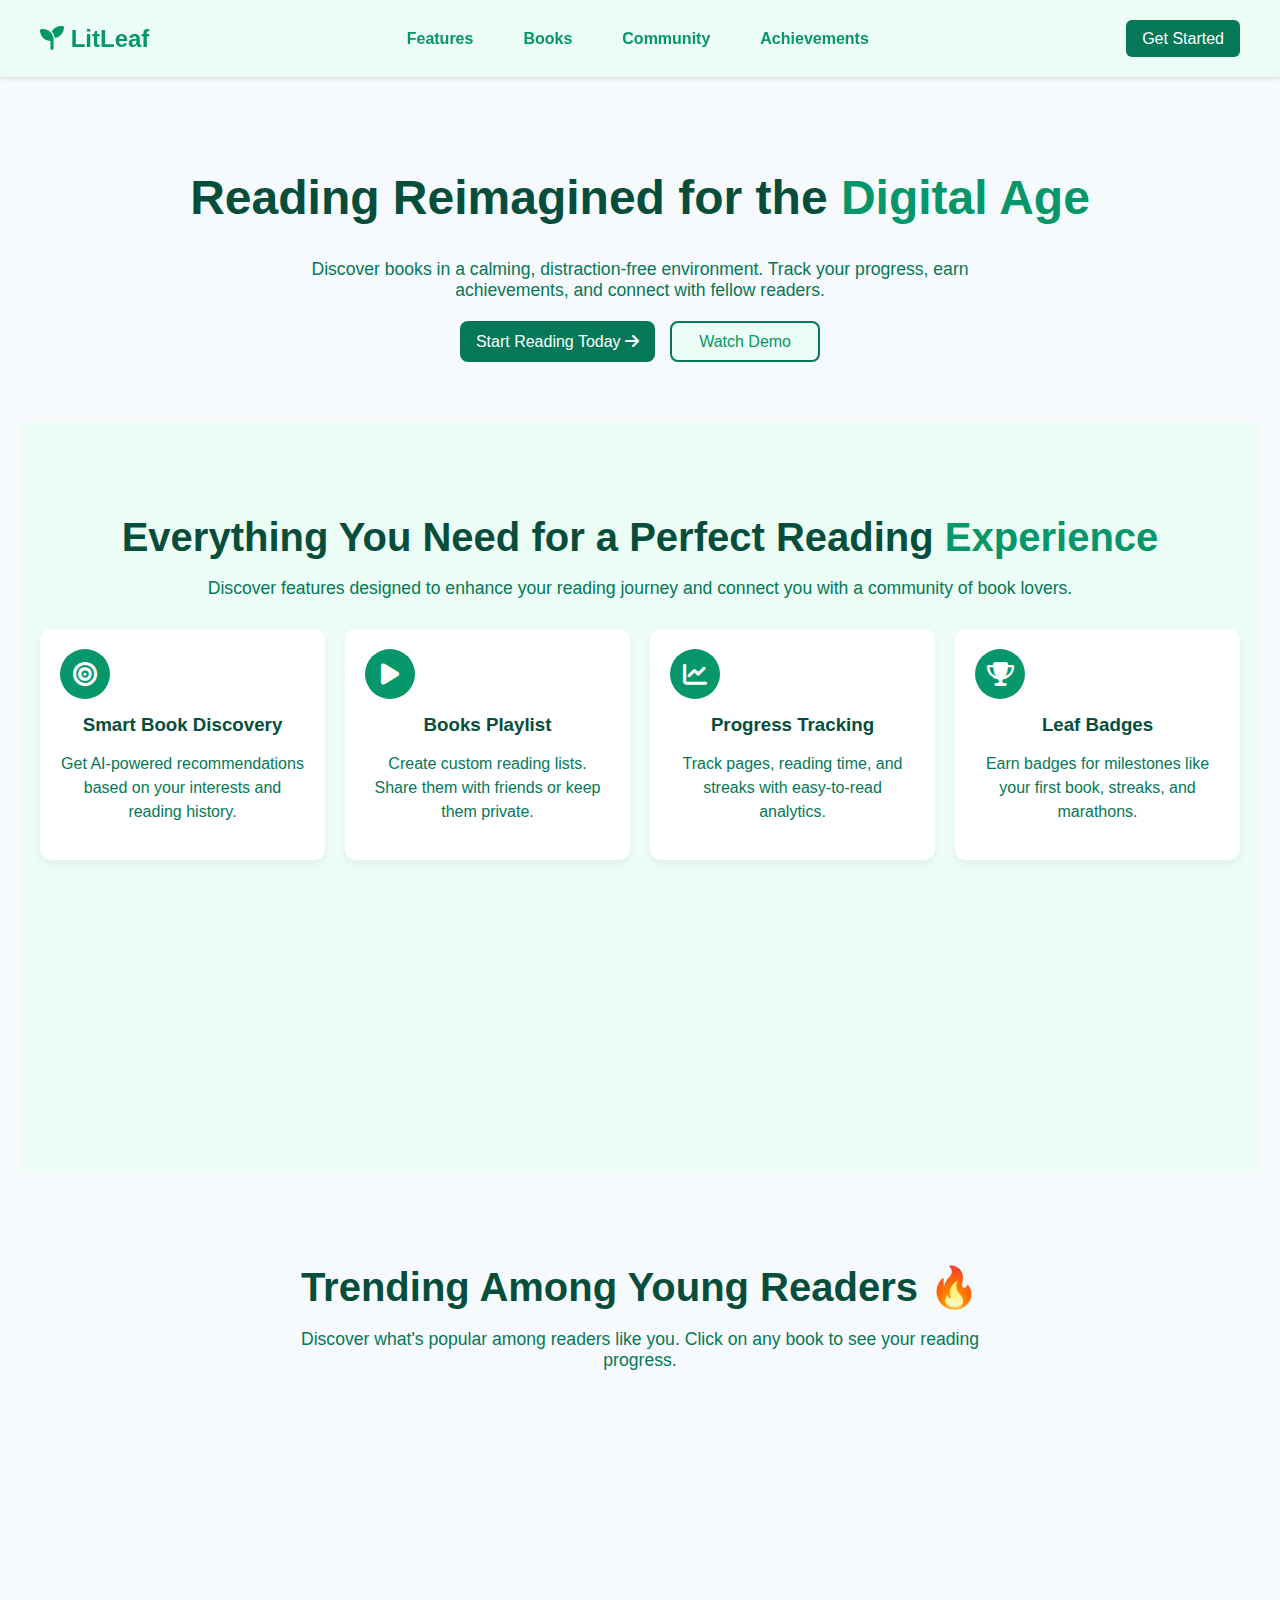
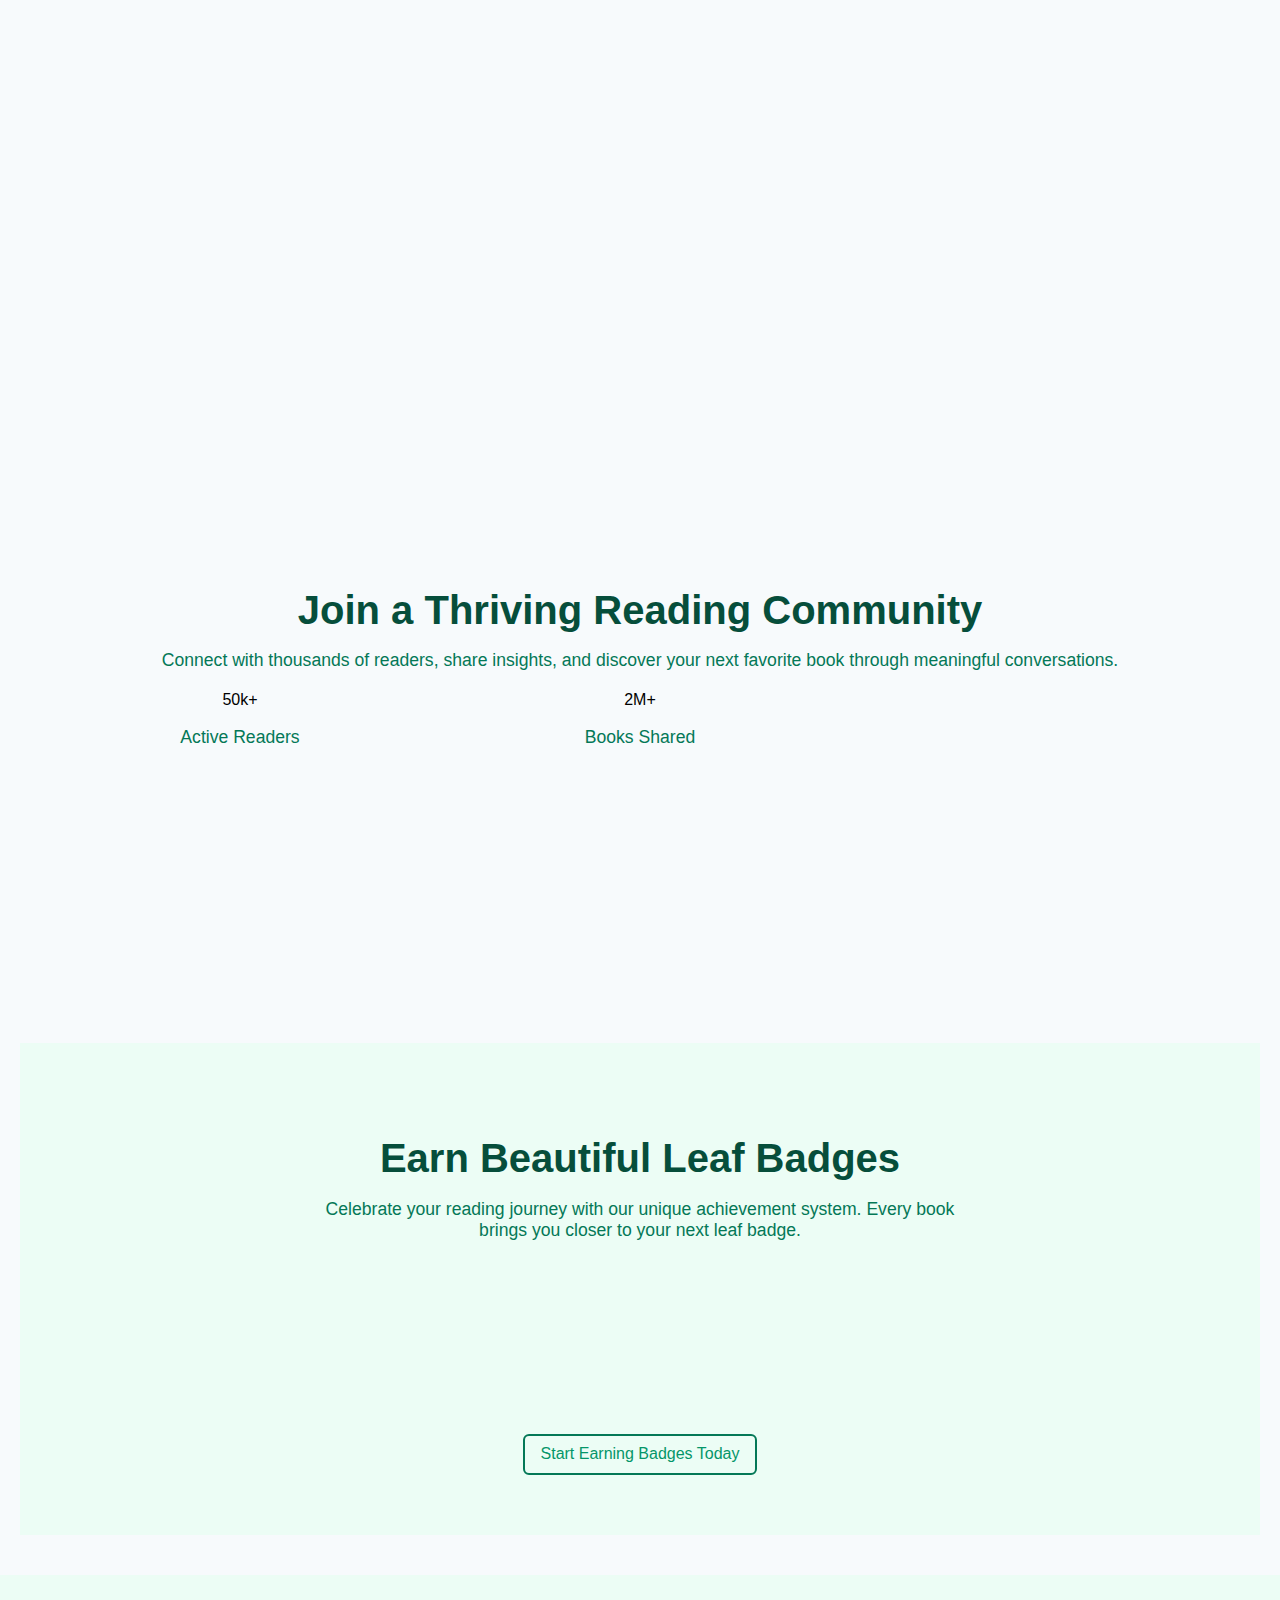
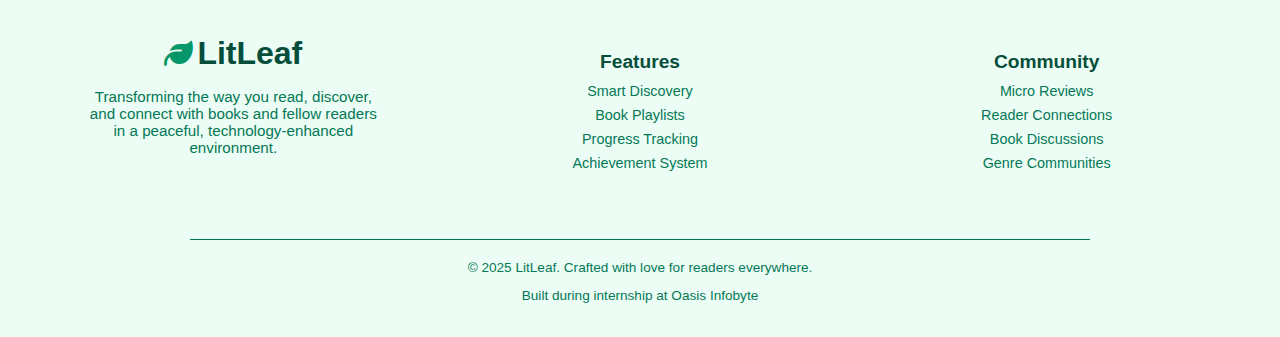
<file: LandingPage/index.html>
<!DOCTYPE html>
<html lang="en">

<head>
    <meta charset="UTF-8">
    <meta name="viewport" content="width=device-width, initial-scale=1.0">
    <title>LitLeaf - Modern Reading App</title>
    <meta name="description"
        content="Join thousands of readers with LitLeaf - the modern reading app with AI-powered recommendations, progress tracking, and vibrant community features.">
    <link rel="icon" href="./images/leaf logo.jpg">
    <link rel="stylesheet" href="style.css">
    <link rel="stylesheet" href="https://cdnjs.cloudflare.com/ajax/libs/font-awesome/6.5.0/css/all.min.css">

</head>

<body>
    <header>
        <nav class="nav-bar" role="navigation" aria-label="Main navigation">
            <div class="logo">
                <a href="#" aria-label="LitLeaf Homepage">
                    <i class="fa-solid fa-seedling"></i>
                    <span>LitLeaf</span>
                </a>
            </div>
            <ul class="nav-links" id="nav-links">
                <li><a href="#features" aria-current="page">Features</a></li>
                <li><a href="#books" aria-current="page">Books</a></li>
                <li><a href="#community" aria-current="page">Community</a></li>
                <li><a href="#achievement" aria-current="page">Achievements</a></li>
            </ul>
            <div class="nav-actions">

                <button class="btn">Get Started</button>
                <button class="navtoggle" aria-label="Toggle navigation menu">
                    <i class="fa-solid fa-bars"></i>
                </button>
            </div>

        </nav>
    </header>


    <main>

        <section class="hero fade-up" aria-labelledby="hero-heading">
            <h1>Reading Reimagined for the
                <span>Digital Age</span>
            </h1>
            <p>Discover books in a calming, distraction-free environment. Track your
                progress, earn achievements, and connect with fellow readers.</p>
            <div class="hero-btns">
                <button class="btn">Start Reading Today <i class="fa-solid fa-arrow-right"
                        aria-hidden="true"></i></button>
                <button class=" btn btn-primary">Watch Demo</button>
            </div>
        </section>

        <section class="features" id="features" aria-label="App Features">
            <h2>Everything You Need for a Perfect Reading <span>Experience</span></h2>
            <p>Discover features designed to enhance your reading journey and connect you with a community of book
                lovers.</p>
            <div class="cards">
                <article class="card fade-up" aria-labelledby="feature-discovery">
                    <div class="circle"><i class="fa-solid fa-bullseye"></i></div>
                    <h3>Smart Book Discovery</h3>
                    <p>Get AI-powered recommendations based on your interests and reading history.</p>
                </article>
                <article class="card fade-up" aria-labelledby="feature-playlist">
                    <div class="circle"><i class="fa-solid fa-play"></i></div>
                    <h3>Books Playlist</h3>
                    <p>Create custom reading lists. Share them with friends or keep them private.</p>
                </article>
                <article class="card fade-up" aria-labelledby="feature-tracking">
                    <div class="circle"><i class="fa-solid fa-chart-line"></i></div>
                    <h3>Progress Tracking</h3>
                    <p>Track pages, reading time, and streaks with easy-to-read analytics.</p>
                </article>
                <article class="card fade-up" aria-labelledby="feature-badges">
                    <div class="circle"><i class="fa-solid fa-trophy"></i></div>
                    <h3>Leaf Badges</h3>
                    <p>Earn badges for milestones like your first book, streaks, and marathons.</p>
                </article>
                <article class="card fade-up" aria-labelledby="feature-reviews">
                    <div class="circle"><i class="fa-solid fa-star"></i></div>
                    <h3>Micro Reviews</h3>
                    <p>Share quick thoughts and mini reviews.Discover what others think instantly.</p>
                </article>
                <article class="card fade-up fade-up" aria-labelledby="feature-community">
                    <div class="circle"><i class="fa-solid fa-users"></i></div>
                    <h3>Reader Community</h3>
                    <p>Join discussions, connect with readers, and discover new perspectives worldwide.</p>
                </article>
            </div>
        </section>

        <section class="books" id="books" aria-label="Books">
            <h2>Trending Among Young Readers <span>🔥</span></h2>
            <p>Discover what's popular among readers like you. Click on any book to see your reading <br> progress.</p>
            <div class="book-cards">
                <article class="book-card fade-up">
                    <div class="book-image"><img src="./images/atomic habits.jpg"
                            alt=" Book Cover Of Atomic Habits by James Clear"></div>
                    <div class="book-details">
                        <h3 class="book-title"> Atomic Habits</h3>
                        <p class="author">by James Clear</p>
                    </div>

                    <div class="book-meta">
                        <span class="book-genre">Fiction</span>
                        <span class="book-rating"><i class="fa-solid fa-star"></i> 5.0</span>
                    </div>
                    <div class="progress-bar">
                        <div class="progress" style="width: 25%;"></div>
                    </div>
                    <p class="book-progress">25% Complete</p>
                </article>

                <article class="book-card fade-up">
                    <div class="book-image"><img src="./images/subconscious mind.webp"
                            alt=" Book Cover of The Power of Your Subconscious Mindbook By Joseph Murphy"></div>
                    <div class="book-details">
                        <h3 class="book-title">The power of subconscious mind book</h3>
                        <p class="author">by Joshep Murphy</p>
                    </div>
                    <div class="book-meta">
                        <span class="book-genre">Fiction</span>
                        <span class="book-rating"><i class="fa-solid fa-star"></i> 4.0</span>
                    </div>
                    <div class="progress-bar">
                        <div class="progress" style="width: 45%;"></div>
                    </div>
                    <p class="book-progress">45% Complete</p>
                </article>

                <article class="book-card fade-up">
                    <div class="book-image"><img src="./images/heart lamp.jpg"
                            alt="Book Cover Of Heart Lamp By Banu Mushtaq"></div>
                    <div class="book-details">
                        <h3 class="book-title">Heart Lamp: Selected Stories</h3>
                        <p class="author">by Banu Mushtaq</p>
                    </div>

                    <div class="book-meta">
                        <span class="book-genre">Fiction</span>
                        <span class="book-rating"><i class="fa-solid fa-star"></i> 4.5</span>
                    </div>
                    <div class="progress-bar">
                        <div class="progress" style="width: 85%;"></div>
                    </div>
                    <p class="book-progress">85% Complete</p>
                </article>

                <article class="book-card fade-up">
                    <div class="book-image"><img src="./images/3 mistakes.jpg"
                            alt="Book Cover Of The 3 mistakes of my life By Chetan Bhagat"></div>
                    <div class="book-details">
                        <h3 class="book-title">The 3 mistakes of my life </h3>
                        <p class="author">by Chetan Bhagat</p>
                    </div>

                    <div class="book-meta">
                        <span class="book-genre">Fiction</span>
                        <span class="book-rating"><i class="fa-solid fa-star"></i> 4.2</span>
                    </div>
                    <div class="progress-bar">
                        <div class="progress" style="width: 0%;"></div>
                    </div>
                    <p class="book-progress">0% Complete</p>
                </article>
            </div>
        </section>

        <section class="community" id="community" aria-label="Community Section">
            <h2>Join a Thriving Reading Community</h2>
            <p>Connect with thousands of readers, share insights, and discover your next favorite book through
                meaningful
                conversations.</p>
            <div class="stats-row">
                <div class="stat-box">
                    <span>50k+</span>
                    <p>Active Readers</p>
                </div>
                <div class="stat-box">
                    <span>2M+</span>
                    <p>Books Shared</p>
                </div>
                <div class="stat-box fade-up">
                    <span>100k+</span>
                    <p>Community Reviews</p>
                </div>
            </div>
            <aside class="community-box">
                <article class="community-post fade-up" aria-label="Share Mini Reviews">
                    <h3>Share Mini Reviews</h3>
                    <p>Express your thoughts with concise, impactful reviews that help others discover great books
                        without
                        spoilers.</p>
                    <ul>
                        <li><i class="fa-solid fa-check"></i> Quick 2-minute reviews</li>
                        <li><i class="fa-solid fa-check"></i> Spoiler-free recommendations</li>
                        <li><i class="fa-solid fa-check"></i> Rating and mood tags</li>
                    </ul>
                </article>
                <article class="community-post fade-up" aria-label="Connect with Readers">
                    <h3>Connect with Readers</h3>
                    <p>Find readers with similar tastes and build meaningful connections through shared literary
                        interests.
                    </p>
                    <ul>
                        <li><i class="fa-solid fa-check"></i> Follow favorite reviewers</li>
                        <li><i class="fa-solid fa-check"></i> Join genre communities</li>
                        <li><i class="fa-solid fa-check"></i> Participate in discussions</li>
                    </ul>
                </article>
            </aside>
        </section>

        <section class="achievement" id="achievement" aria-label="Achievements">
            <h2>Earn Beautiful Leaf Badges</h2>
            <p>Celebrate your reading journey with our unique achievement system. Every book <br> brings you closer to
                your
                next
                leaf badge.</p>

            <div class="achievement-cards">
                <div class="achievement-card fade-up">
                    <i class="fa-solid fa-leaf"></i>
                    <h3>First Sprout</h3>
                    <p>Complete your first book</p>
                </div>
                <div class="achievement-card fade-up">
                    <i class="fa-solid fa-trophy"></i>
                    <h3>Growing Reader</h3>
                    <p>Read 10 books this year</p>
                </div>
                <div class="achievement-card fade-up">
                    <i class="fa-solid fa-star"></i>
                    <h3>Community star</h3>
                    <p>Share 25 micro reviews</p>
                </div>
                <div class="achievement-card fade-up">
                    <i class="fa-solid fa-users"></i>
                    <h3>Social Leaf</h3>
                    <p>Connect with 50 readers</p>
                </div>
            </div>
            <button class=" btn btn-primary">Start Earning Badges Today</button>
        </section>

    </main>

    <footer class="site-footer" aria-label="Site Footer">
        <div class="footer-content">
            <div class="footer-brand">
                <div class="brand-title">
                    <i class="fa-solid fa-leaf"></i>
                    <span class="footer-title">LitLeaf</span>
                </div>
                <p>Transforming the way you read, discover, and connect with books and fellow readers in a peaceful,
                    technology-enhanced environment.</p>
            </div>
            <div class="footer-links" role="navigation">
                <h2 class="footer-heading">Features</h2>
                <ul class="footer-list">
                    <li>Smart Discovery</li>
                    <li>Book Playlists</li>
                    <li>Progress Tracking</li>
                    <li>Achievement System</li>
                </ul>
            </div>
            <div class="footer-links">
                <h2 class="footer-heading">Community</h2>
                <ul class="footer-list">
                    <li>Micro Reviews</li>
                    <li>Reader Connections</li>
                    <li>Book Discussions</li>
                    <li>Genre Communities</li>
                </ul>
            </div>
        </div>
        <div class="footer-divider"></div>
        <p class="footer-note">&copy; 2025 LitLeaf. Crafted with love for readers everywhere.</p>
        <p class="footer-note"><span> Built during internship at Oasis Infobyte</span></p>
    </footer>
</body>

<script src="script.js"></script>

</html>
</file>
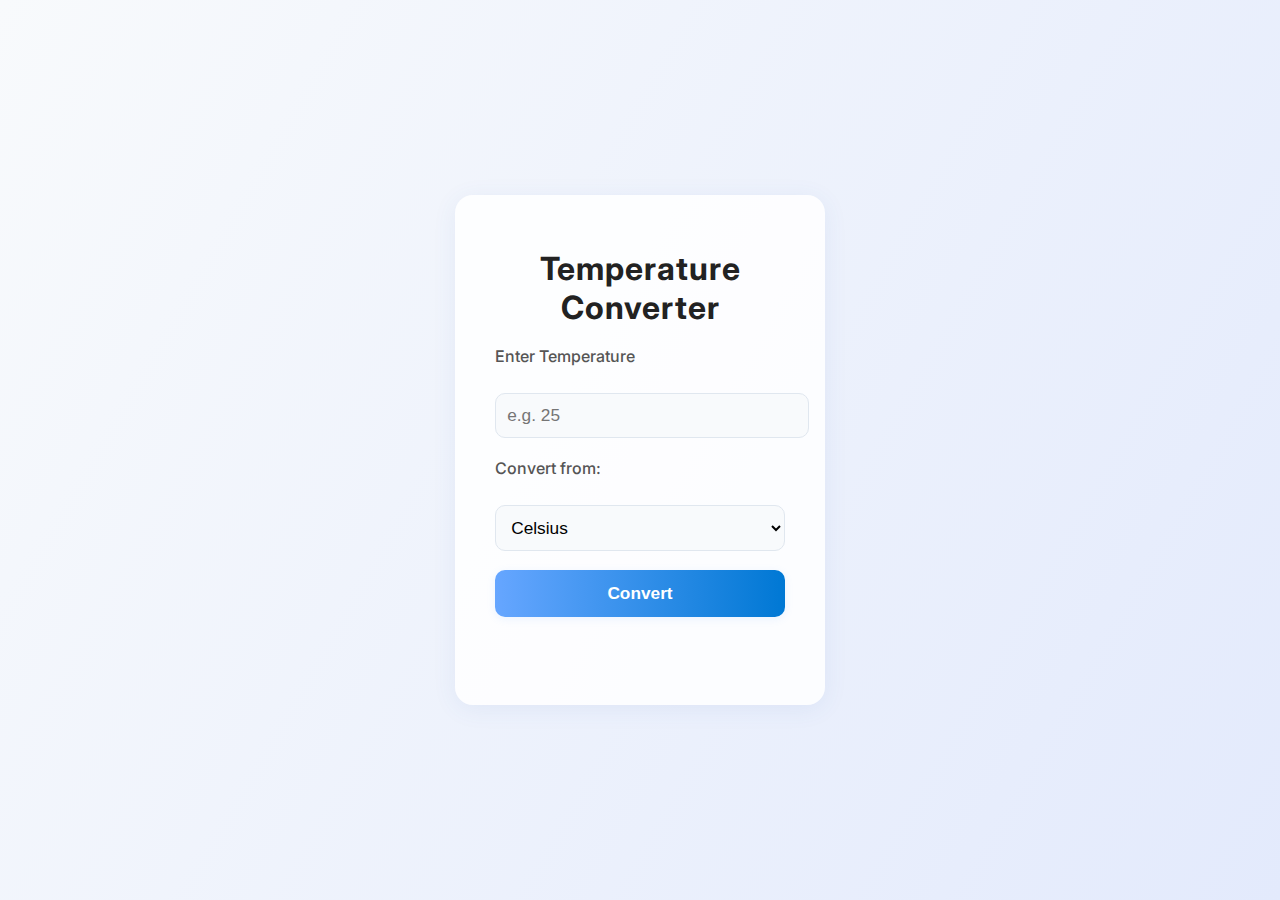
<file: TempConverter/index.html>
<!DOCTYPE html>
<html lang="en">

<head>
    <meta charset="UTF-8">
    <meta name="viewport" content="width=device-width, initial-scale=1.0">
    <title>Temperature Converter</title>
    <link rel="stylesheet" href="style.css">
</head>

<body>
    <div class="container">
        <h1>Temperature Converter</h1>
        <form id="tempForm"><label for="tempInput">Enter Temperature</label>
            <input type="number" id="tempInput" required placeholder="e.g. 25">
            <label for="unitSelect">Convert from:</label>

            <select name="" id="unitSelect">
                <option value="celsius">Celsius</option>
                <option value="fahrenheit">Fahrenheit</option>
                <option value="kelvin">Kelvin</option>
            </select>

            <button type="submit">Convert</button>
        </form>
        <div id="result"></div>
    </div>
    <script src="script.js"></script>
</body>

</html>
</file>
<file: LandingPage/style.css>
:root {
  --bg-primary: #f7fafc;
  /* Light background */
  --bg-secondary: #ecfdf5;
  /* Section backgrounds */
  --color-primary: #059669;
  /* Main brand color */
  --color-accent: #047857;
  /* Buttons, highlights */
  --text-primary: #064e3b;
  /* Headings */
  --text-secondary: #047857;
  /* Body text */
  --white: #ffffff;
}

a {
  text-decoration: none;
  color: inherit;
}

a[aria-current="page"] {
  font-weight: bold;
  color: var(--color-primary);
}

button {
  cursor: pointer;
  border: none;
  outline: none
}

li {
  list-style: none;
}

h1,
h2,
h3,
h4,
h5,
h6 {
  color: var(--text-primary);
}

p {
  color: var(--text-secondary);
}

body {
  font-family: 'Segoe UI', Tahoma, Geneva, Verdana, sans-serif;
  margin: 0;
  padding: 0;
  overflow-x: hidden;
  background-color: var(--bg-primary);
}

header {
  background-color: var(--bg-secondary);
  padding: 20px 0;
  box-shadow: 0px 2px 4px rgba(0, 0, 0, 0.1);
  position: sticky;
  top: 0;
  z-index: 1000;
  transition: background-color 0.3s ease, box-shadow 0.3s ease;
}

.scrolled header {
  background-color: var(--color-primary);
  box-shadow: 0 2px 8px rgba(0, 0, 0, 0.2);
}

nav {
  display: flex;
  justify-content: space-between;
  align-items: center;
  max-width: 1200px;
  margin: auto;
  padding: 0 20px;
}

nav .logo {
  font-size: 1.5rem;
  font-weight: bold;
  color: var(--color-primary);
}

nav ul {
  display: flex;
  gap: 20px;
  margin: 0;
  padding: 0;
  transition: max-height 0.3s ease-in-out;
  overflow: hidden;
}

nav ul li a {
  font-size: 1rem;
  font-weight: 500;
  padding: 10px 15px;
  border-radius: 5px;
  transition: background-color 0.3s, color 0.3s ease;
}

nav ul li a:hover {
  color: var(--white);
  background-image: linear-gradient(to right, var(--color-primary), var(--color-accent));
  box-shadow: 0 4px 6px rgba(0, 0, 0, 0.1);
}

.btn {
  background-color: var(--color-accent);
  padding: 0.6rem 1rem;
  color: var(--white);
  border-radius: 6px;
  font-weight: 500;
  font-size: 1rem;
  vertical-align: middle;
  transition: transform 0.2s ease, box-shadow 0.2s ease;
}

.btn:hover {
  transform: translateY(-2px);
  box-shadow: 0 6px 12px rgba(0, 0, 0, 0.15);
}

.navtoggle {
  display: none;
}

/* Hero Section  */
.hero {
  max-width: 1200px;
  margin: auto;
  text-align: center;
  padding: 60px 20px;
}

.hero h1 {
  font-size: clamp(1.8rem, 5vw, 3rem);
  line-height: 1.2;
}

.hero h1 span {
  color: var(--color-primary);
}

.hero p {
  max-width: 700px;
  margin: 20px auto;
  font-size: 1.1rem;
  color: var(--text-secondary);
}

.hero-btns {
  display: flex;
  gap: 15px;
  justify-content: center;
  margin-top: 20px;
  flex-wrap: wrap;
}

.hero-btns .btn {
  min-width: 150px;
  border-radius: 8px;
}

.btn-primary{
  background-color:var(--bg-secondary);
  color:var(--color-primary);
  border: 2px solid var(--color-accent);
}
.btn-primary:hover{
  background-color:var(--color-accent);
  color:var(--white);
  border: 2px solid var(--color-accent);
}

/* feature section  */
.features {
  max-width: 1200px;
  margin: auto;
  text-align: center;
  padding: 60px 20px;
  background-color: var(--bg-secondary);
}

.features .cards {
  display: grid;
  grid-template-columns: repeat(auto-fit, minmax(280px, 1fr));
  gap: 20px;
  margin-top: 30px;
}

.features h2 {
  font-size: clamp(1.8rem, 5vw, 2.5rem);
  margin-bottom: 10px;
}

.features h2 span {
  color: var(--color-primary);
}

.features p {
  color: var(--text-secondary);
  font-size: 1.1rem;
}

.card {
  background-color: var(--white);
  border-radius: 10px;
  padding: 20px;
  box-shadow: 0 4px 8px rgba(0, 0, 0, 0.05);
  transition: transform 0.3s ease;
}

.card h3 {
  margin-top: 0;
  margin-bottom: 10px;
}

.card p {
  color: var(--text-secondary);
  font-size: 1rem;
  line-height: 1.5;
}

.card:hover {
  transform: translateY(-5px);
}

.circle {
  width: 50px;
  height: 50px;
  border-radius: 50%;
  background: var(--color-primary);
  display: flex;
  align-items: center;
  justify-content: center;
  color: var(--white);
  font-size: 1.5rem;
  margin-bottom: 15px;
  transition: transform 0.3s ease;

}

.card:hover .circle {
  transform: rotate(10deg);
}

/* Books Section */
.books {
  max-width: 1200px;
  margin: auto;
  text-align: center;
  padding: 60px 20px;
}

.books h2 {
  font-size: clamp(1.8rem, 5vw, 2.5rem);
  margin-bottom: 10px;
}

.books p {
  color: var(--text-secondary);
  font-size: 1.1rem;
}

.books h2 span {
  color: var(--color-primary);
}

.book-cards {
  display: grid;
  grid-template-columns: repeat(auto-fit, minmax(220px, 1fr));
  gap: 20px;
  margin-top: 30px;
  align-items: stretch;
}

.book-card {
  transition: transform 0.3s, box-shadow 0.3s;
  background-color: var(--white);
  border-radius: 10px;
  overflow: hidden;
}

.book-card:hover {
  transform: translateY(-5px);
  box-shadow: 0 4px 12px rgba(0, 0, 0, 0.1);
}

.book-image img {
  width: 100%;
  height: 350px;
  max-height: 60vh;
  border-radius: 10px;
  object-fit: cover;
}

.book-details {
  text-align: left;
  margin: 20px;
  padding: 12px 10px;
}

.book-title {
  font-size: 1.2rem;
  font-weight: bold;
  color: var(--text-primary);
  margin-bottom: 4px;
}

.author {
  font-size: 0.9rem;
  color: var(--text-secondary);
  margin-bottom: 0px;
}

.book-meta {
  display: flex;
  justify-content: space-between;
  align-items: center;
  margin: 12px 20px 8px;
  font-size: 0.9rem;
}

.book-genre {
  color: var(--text-secondary);
}

.book-rating {
  color: var(--text-secondary);
}

.book-rating i {
  color: #f5c518;
  margin-right: 2px;
}

.progress-bar {
  height: 5px;
  background-color: var(--bg-secondary);
  border-radius: 5px;
  margin: 20px;
  position: relative;
  overflow: hidden;
  margin-bottom: 10px;
}

.progress {
  background: var(--color-primary);
  height: 100%;
}

.book-progress {
  font-size: 0.5rem;
  color: var(--text-secondary);
  text-align: left;
  margin: 0 20px 20px;
  font-weight: 500;
  letter-spacing: 0.5px;

}

/* Community Section  */
.community {
  max-width: 1200px;
  margin: auto;
  padding: 60px 20px;
  text-align: center;
}

.community h2 {
  font-size: clamp(1.8rem, 5vw, 2.5rem);
  margin-bottom: 10px;
}

.community p {
  color: var(--text-secondary);
  font-size: 1.1rem;
  margin-bottom: 20px;
}

.stats-row {
  display: grid;
  grid-template-columns: repeat(auto-fit, minmax(150px, 1fr));
}

.community-box {
  display: grid;
  grid-template-columns: repeat(auto-fit, minmax(220px, 1fr));
  gap: 20px;
}

.community-post {
  border-radius: 10px;
  padding: 20px;
  background-color: var(--bg-secondary);
  text-align: left;
}

.community-post h3 {
  margin-top: 0;
  margin-bottom: 10px;
  font-size: 1.1rem;
}

.community-post p {
  color: var(--text-secondary);
  font-size: 1rem;
  line-height: 1.5;
}

.community-post:hover {
  transform: translateY(-5px);
  box-shadow: 0 4px 12px rgba(0, 0, 0, 0.1);
  background-color: var(--white);
  transition: transform 0.3s ease, box-shadow 0.3s ease, background-color 0.3s ease;
}

.community-post ul li {
  color: var(--text-secondary);
  font-size: 1rem;
}

.community-post ul li i {
  color: var(--text-secondary);
  font-size: 1rem;
}

.fade-up {
  opacity: 0;
  transform: translateY(20px);
  transition: opacity 0.6s ease-out, transform 0.6s ease-out;
}

.fade-up.visible {
  opacity: 1;
  transform: translateY(0);
}

/* Achievement section */
.achievement {
  max-width: 1200px;
  margin: auto;
  padding: 60px 20px;
  text-align: center;
  background-color: var(--bg-secondary);
}

.achievement h2 {
  font-size: clamp(1.8rem, 5vw, 2.5rem);
  margin-bottom: 10px;
}

.achievement p {
  color: var(--text-secondary);
  font-size: 1.1rem;
  margin-bottom: 20px;
}

.achievement-cards {
  display: grid;
  grid-template-columns: repeat(auto-fit, minmax(150px, 1fr));
  gap: 20px;
  margin-top: 30px;
}

.achievement-card {
  background-color: var(--white);
  border-radius: 12px;
  padding: 20px;
  box-shadow: 0 4px 8px rgba(0, 0, 0, 0.05);
  transition: transform 0.3s ease, box-shadow 0.3s ease;
  margin-bottom: 20px;
}

.achievement-card h3 {
  margin: 0;
  font-size: 1.5rem;
  color: var(--color-primary);
}

.achievement-card p {
  margin: 5px 0 0;
  color: var(--text-secondary);
  font-size: 1rem;
}

.achievement-card i {
  font-size: 2rem;
  color: var(--color-primary);
  margin-bottom: 20px;
}

.achievement-card:hover {
  transform: translateY(-5px);
  box-shadow: 0 4px 12px rgba(0, 0, 0, 0.1);
}

.site-footer {
  background-color: var(--bg-secondary);
  padding: 20px 0;
  text-align: center;
  color: var(--text-secondary);
  font-size: 0.9rem;
  margin-top: 40px;
}

.footer-content {
  display: grid;
  grid-template-columns: repeat(auto-fit, minmax(250px, 1fr));
  gap: 20px;
  max-width: 1200px;
  margin: auto;
  padding: 40px 20px;
  text-align: left;
  align-items: start;
}

.footer-brand {
  display: flex;
  flex-direction: column;
  align-items: center;
  text-align: center;
}

.footer-brand i {
  font-size: 1.8rem;
  color: var(--color-primary);
  margin-bottom: 5px;
}

.footer-brand span {
  font-size: 2rem;
  font-weight: bold;
  color: var(--text-primary);
  margin-bottom: 10px;
}

.footer-brand p {
  max-width: 300px;
  font-size: 0.95rem;
  color: var(--text-secondary);
}

.footer-links {
  display: flex;
  flex-direction: column;
}


.footer-links h2 {
  margin-bottom: 10px;
  font-size: 1.2rem;
  color: var(--text-primary);
  text-align: center;
}

.footer-list {
  display: flex;
  flex-direction: column;
  margin-bottom: 15px;
  justify-content: center;
  align-items: center;
  flex-wrap: wrap;
  padding: 0;
  margin: 0;
}

.footer-list li {
  margin-bottom: 8px;
}

.footer-divider {
  height: 1px;
  background-color: var(--text-secondary);
  margin: 20px auto;
  max-width: 900px;
}

.footer-note {
  text-align: center;
  font-size: 0.85rem;
  color: var(--text-secondary);
  gap: 5px;
}

@media (max-width: 1024px) {
  nav {
    padding: 0 15px;
  }

  .btn {
    padding: 0.5rem 0.8rem;
    font-size: 0.9rem;
  }
}

@media(max-width:768px) {
  .navtoggle {
    display: block;
    background: none;
    font-size: 1.5rem;
    color: var(--text-primary);
  }

  nav ul {
    position: fixed;
    top: 60px;
    left: 0;
    width: 100%;
    flex-direction: column;
    background-color: var(--bg-secondary);
    max-height: 0;
    overflow: hidden;
    transition: max-height 0.3s ease;
    align-items: center;
    text-align: center;
  }

  nav ul.show {
    max-height: 500px;
  }

  nav ul li a {
    padding: 15px;
    display: block;
    text-align: center;
  }

  .nav-actions {
    display: flex;
    align-items: center;
    gap: 10px;
  }

  .footer-divider {
    max-width: 600px;
  }

}

@media (max-width: 600px) {
  .footer-content {
    text-align: center;
  }

  .footer-links {
    align-items: center;
  }

  .footer-divider {
    max-width: 400px;
  }

  .footer-content {
    grid-template-columns: 1fr;
    gap: 40px;
    text-align: left;
  }

  .footer-links,
  .footer-list {
    align-items: flex-start;
  }
}

@media (max-width: 480px) {
  .hero {
    padding: 40px 15px;
  }
}


@media (max-width:320px) {
  .logo span {
    display: none;
  }

  header {
    padding: 10px 0;
  }

  nav {
    padding: 0 10px;
  }

  nav ul {
    position: absolute;
    top: 50px;
  }
}
</file>
<file: TempConverter/style.css>
@import url('https://fonts.googleapis.com/css2?family=Inter:wght@400;600;700&display=swap');

body {
    background: linear-gradient(120deg, #f8fafc 0%, #e3eafc 100%);
    min-height: 100vh;
    margin: 0;
    font-family: 'Inter', 'Segoe UI', Arial, Helvetica, sans-serif;
    display: flex;
    align-items: center;
    justify-content: center;
}

.container {
    background: rgba(255, 255, 255, 0.85);
    box-shadow: 0 4px 24px rgba(60, 100, 180, 0.08);
    border-radius: 18px;
    padding: 2rem 2.5rem;
    max-width: 95vw;
    width: 370px;
    box-sizing: border-box;
    display: flex;
    flex-direction: column;
    align-items: center;
}

form {
    background: none;
    padding: 0;
    border-radius: 0;
    box-shadow: none;
    width: 100%;
    display: flex;
    flex-direction: column;
    gap: 1.2rem;
    box-sizing: border-box;
}

h1 {
    margin-bottom: 1.2rem;
    color: #222;
    font-size: 2rem;
    font-weight: 700;
    letter-spacing: 1px;
    text-align: center;
}

label {
    margin-bottom: 0.5rem;
    color: #555;
    font-weight: 500;
}

input[type="number"],
select {
    width: 100%;
    padding: 0.7rem;
    border: 1px solid #e0e7ef;
    border-radius: 10px;
    font-size: 1.08rem;
    background: #f8fafc;
    transition: border 0.2s, box-shadow 0.2s;
    outline: none;
}

input[type="number"]:focus,
select:focus {
    border-color: #66a6ff;
    box-shadow: 0 0 0 2px #89f7fe44;
}

button {
    width: 100%;
    padding: 0.8rem;
    background: linear-gradient(90deg, #66a6ff 0%, #0078d4 100%);
    color: #fff;
    border: none;
    border-radius: 10px;
    font-size: 1.08rem;
    font-weight: 600;
    cursor: pointer;
    box-shadow: 0 2px 8px rgba(102,166,255,0.12);
    transition: background 0.2s, transform 0.2s;
}

button:hover {
    background: linear-gradient(90deg, #0078d4 0%, #66a6ff 100%);
    transform: translateY(-2px) scale(1.03);
}

#result {
    margin-top: 1.5rem;
    font-size: 1.2rem;
    color: #0078d4;
    text-align: center;
    min-height: 2rem;
    font-weight: 600;
    letter-spacing: 0.5px;
}

@media (max-width: 600px) {
    .container {
        padding: 1rem;
        border-radius: 12px;
        width: 98vw;
    }
    h1 {
        font-size: 1.3rem;
    }
    input[type="number"], select, button {
        font-size: 1rem;
        padding: 0.6rem;
    }
    #result {
        font-size: 1rem;
    }
}
</file>
